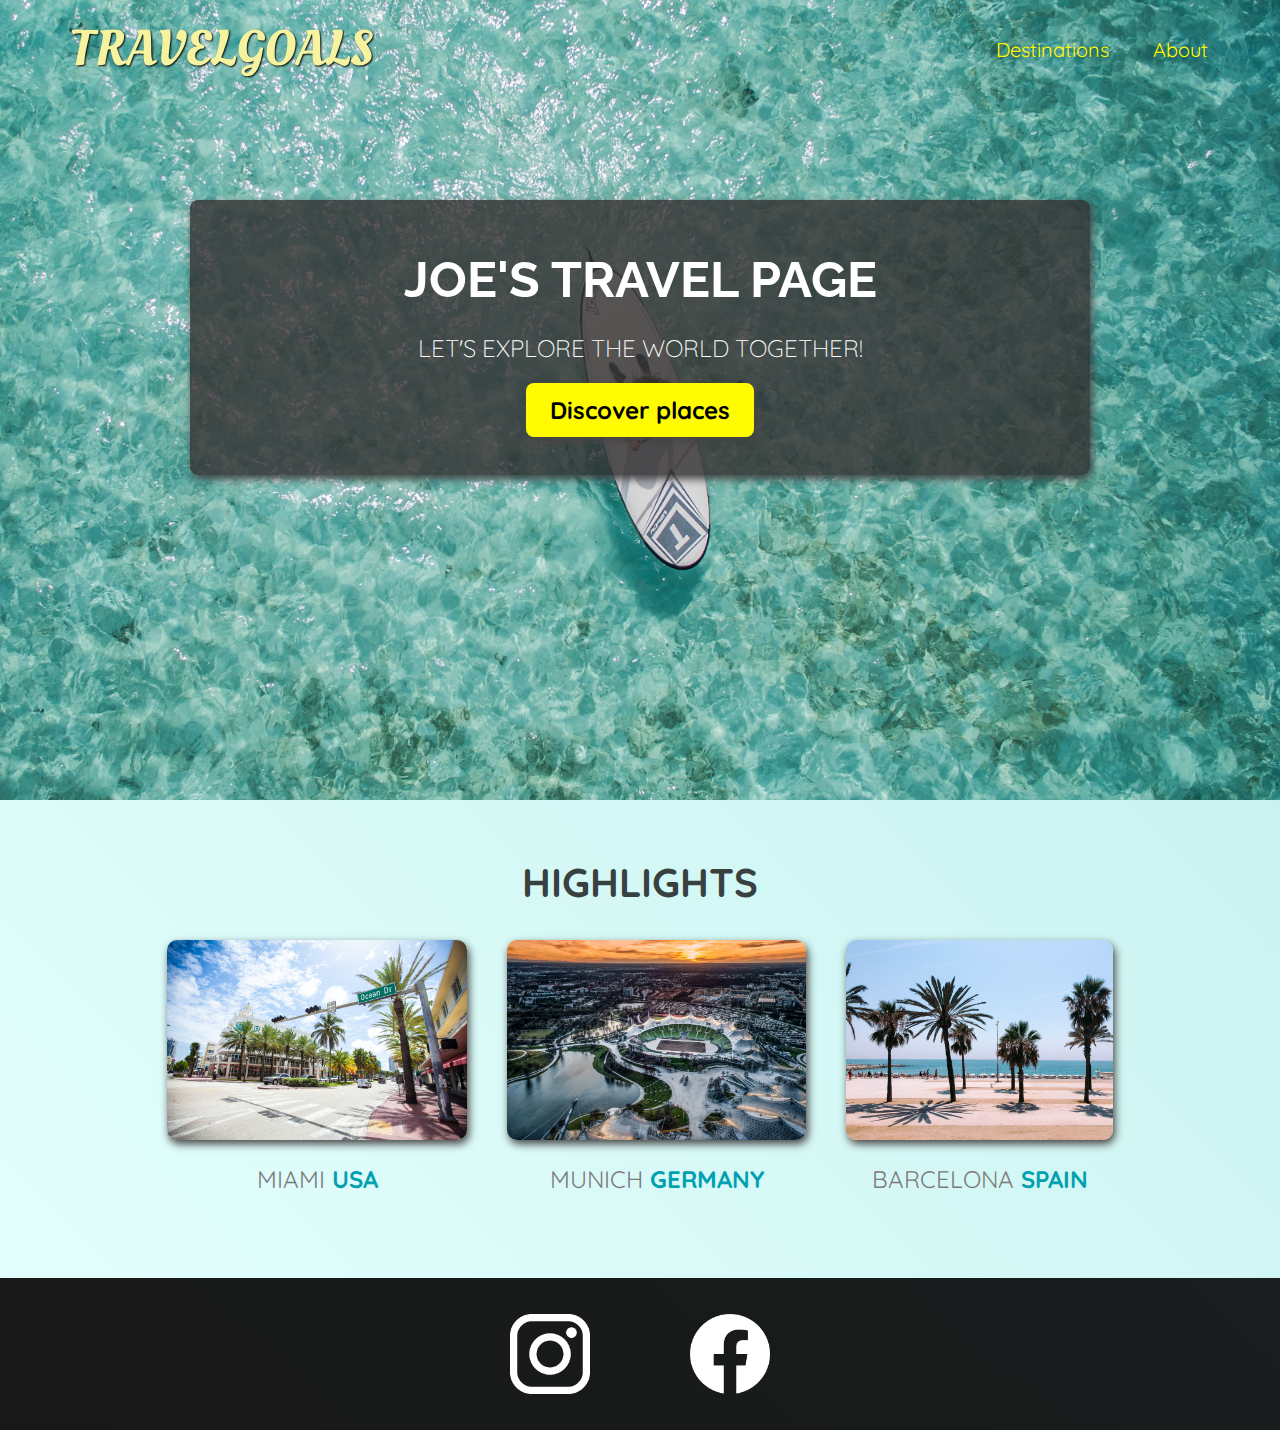
<file: index.html>
<!DOCTYPE html>
<html lang="en">
  <head>
    <meta charset="UTF-8" />
    <link rel="stylesheet" href="shared.css" />
    <link rel="stylesheet" href="styles.css" />
    <link
      href="https://fonts.googleapis.com/css2?family=Raleway:wght@700&family=Oleo+Script:wght@700&family=Quicksand:wght@300;500;700&display=swap"
      rel="stylesheet"
    />
    <title>Travel Goals</title>
  </head>
  <body>
    <header>
      <div id="page-logo">
        <a href="/index.html">TravelGoals</a>
      </div>
      <nav>
        <ul>
          <li><a href="/places.html">Destinations</a></li>
          <li><a href="">About</a></li>
        </ul>
      </nav>
    </header>
    <main>
      <section id="hero">
        <div id="hero-content">
          <h1>Joe's Travel Page</h1>
          <p>Let's explore the world together!</p>
          <a href="/places.html">Discover places</a>
        </div>
      </section>
      <section id="highlights">
        <h2>Highlights</h2>
        <ul id="destinations">
          <li class="destination">
            <img
              src="/images/places/miami.jpg"
              alts="Miami streets on sunny day"
            />
            <p>Miami <strong>USA</strong></p>
          </li>
          <li class="destination">
            <img
              src="/images/places/munich.jpg"
              alt="Munich stadium in winter"
            />
            <p>Munich <strong>Germany</strong></p>
          </li>
          <li class="destination">
            <img
              src="/images/places/barcelona.jpg"
              alt="Palm beach in Barcelona"
            />
            <p>Barcelona <strong>Spain</strong></p>
          </li>
        </ul>
      </section>
    </main>
    <footer>
      <ul>
        <li>
          <a href="https://www.instagram.com"
            ><img src="/images/icons/insta.png" alt="Instagram logo"
          /></a>
        </li>
        <li>
          <a href="https://www.facebook.com">
            <img src="/images/icons/facebook.png" alt="Facebook logo">
          </a>
        </li>
      </ul>
    </footer>
  </body>
</html>
</file>
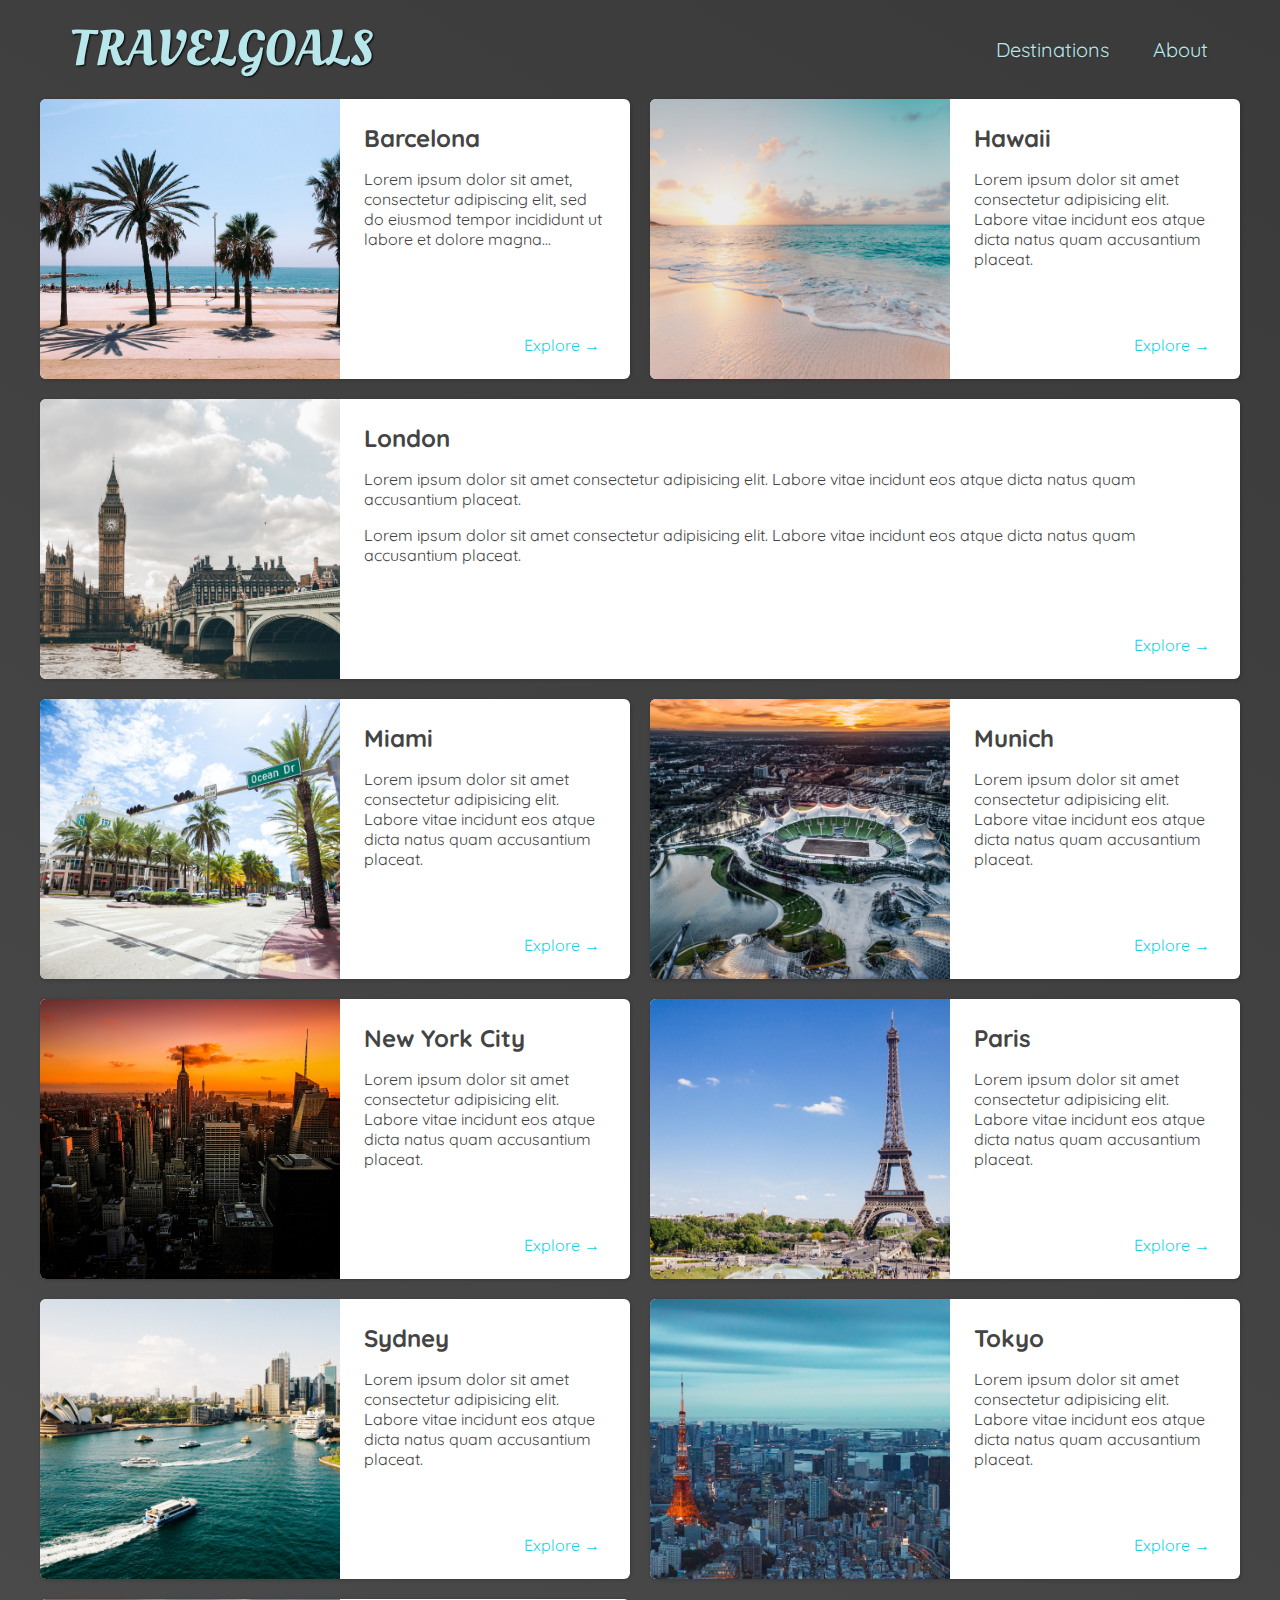
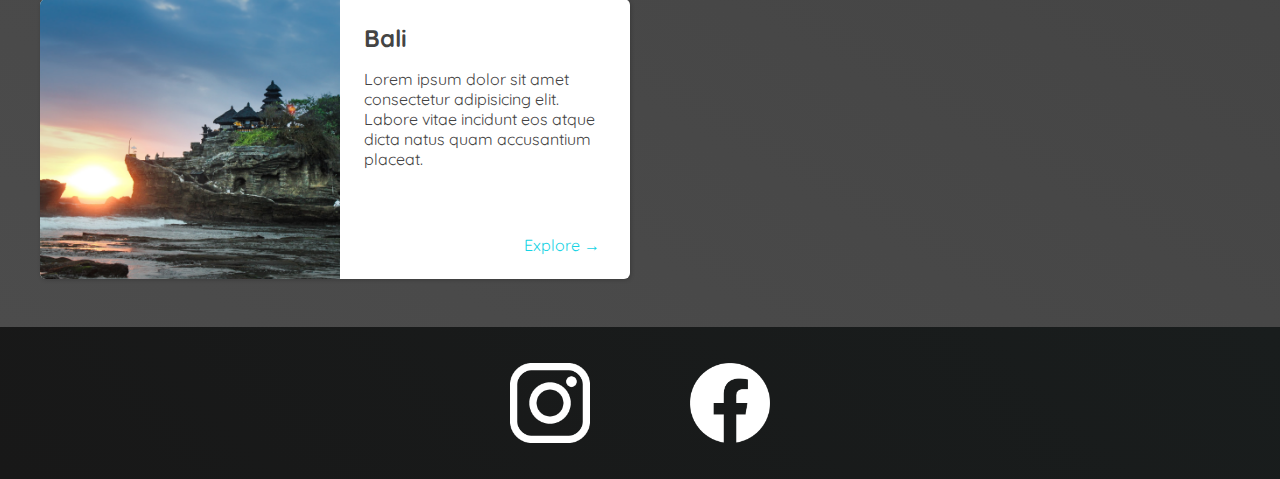
<file: places.html>
<!DOCTYPE html>
<html lang="en">
  <head>
    <meta charset="UTF-8" />
    <link rel="stylesheet" href="shared.css" />
    <link rel="stylesheet" href="places.css" />
    <link
      href="https://fonts.googleapis.com/css2?family=Raleway:wght@700&family=Oleo+Script:wght@700&family=Quicksand:wght@300;500;700&display=swap"
      rel="stylesheet"
    />
    <title>Travel Goals</title>
  </head>
  <body>
    <header>
      <div id="page-logo">
        <a href="/index.html">TravelGoals</a>
      </div>
      <nav>
        <ul>
          <li><a href="/places.html">Destinations</a></li>
          <li><a href="">About</a></li>
        </ul>
      </nav>
    </header>
    <main>
      <ul>
        <li>
          <img src="/images/places/barcelona.jpg" alt="City of Barcelona" />
          <div class="item-content">
            <div>
              <h2>Barcelona</h2>
            <p>
              Lorem ipsum dolor sit amet, consectetur adipiscing elit, sed do
              eiusmod tempor incididunt ut labore et dolore magna...
            </p>
            </div>
            <div class="actions">
              <a href="https://sh.wikipedia.org/wiki/Barcelona">Explore &#x2192</a>
            </div>
          </div>
        </li>
        <li>
          <img src="images/places/hawaii.jpg" alt="Hawaii beach" />
          <div class="item-content">
            <div>
              <h2>Hawaii</h2>
              <p>
                Lorem ipsum dolor sit amet consectetur adipisicing elit. Labore
                vitae incidunt eos atque dicta natus quam accusantium placeat.
              </p>
            </div>
            <div class="actions">
              <a href="hhttps://en.wikipedia.org/wiki/Hawaii">Explore &#x2192</a>
            </div>
          </div>
        </li>
        <li>
          <img src="images/places/london.jpg" alt="London city" />
          <div class="item-content">
            <div>
              <h2>London</h2>
              <p>
                Lorem ipsum dolor sit amet consectetur adipisicing elit. Labore
                vitae incidunt eos atque dicta natus quam accusantium placeat.
              </p>
              <p>
                Lorem ipsum dolor sit amet consectetur adipisicing elit. Labore
                vitae incidunt eos atque dicta natus quam accusantium placeat.
              </p>
            </div>
            <div class="actions">
              <a href="https://en.wikipedia.org/wiki/London">Explore &#x2192</a>
            </div>
          </div>
        </li>
        <li>
          <img src="images/places/miami.jpg" alt="Miami streets" />
          <div class="item-content">
            <div>
              <h2>Miami</h2>
              <p>
                Lorem ipsum dolor sit amet consectetur adipisicing elit. Labore
                vitae incidunt eos atque dicta natus quam accusantium placeat.
              </p>
            </div>
            <div class="actions">
              <a href="https://en.wikipedia.org/wiki/Miami">Explore &#x2192</a>
            </div>
          </div>
        </li>
        <li>
          <img src="images/places/munich.jpg" alt="Munich football stadium" />
          <div class="item-content">
            <div>
              <h2>Munich</h2>
              <p>
                Lorem ipsum dolor sit amet consectetur adipisicing elit. Labore
                vitae incidunt eos atque dicta natus quam accusantium placeat.
              </p>
            </div>
            <div class="actions">
              <a href="https://en.wikipedia.org/wiki/Munich">Explore &#x2192</a>
            </div>
          </div>
        </li>
        <li>
          <img src="images/places/new-york-city.jpg" alt="New York City skyline" />
          <div class="item-content">
            <div>
              <h2>New York City</h2>
              <p>
                Lorem ipsum dolor sit amet consectetur adipisicing elit. Labore
                vitae incidunt eos atque dicta natus quam accusantium placeat.
              </p>
            </div>
            <div class="actions">
              <a href="https://en.wikipedia.org/wiki/New_York_City"
                >Explore &#x2192</a
              >
            </div>
          </div>
        </li>
        <li>
          <img src="images/places/paris.jpg" alt="Paris city" />
          <div class="item-content">
            <div>
              <h2>Paris</h2>
              <p>
                Lorem ipsum dolor sit amet consectetur adipisicing elit. Labore
                vitae incidunt eos atque dicta natus quam accusantium placeat.
              </p>
            </div>
            <div class="actions">
              <a href="https://en.wikipedia.org/wiki/Paris">Explore &#x2192</a>
            </div>
          </div>
        </li>
        <li>
          <img src="images/places/sydney.jpg" alt="Sydney beach" />
          <div class="item-content">
            <div>
              <h2>Sydney</h2>
              <p>
                Lorem ipsum dolor sit amet consectetur adipisicing elit. Labore
                vitae incidunt eos atque dicta natus quam accusantium placeat.
              </p>
            </div>
            <div class="actions">
              <a href="https://en.wikipedia.org/wiki/Sydney">Explore &#x2192</a>
            </div>
          </div>
        </li>
        <li>
          <img src="images/places/tokyo.jpg" alt="Tokyo skyline" />
          <div class="item-content">
            <div>
              <h2>Tokyo</h2>
              <p>
                Lorem ipsum dolor sit amet consectetur adipisicing elit. Labore
                vitae incidunt eos atque dicta natus quam accusantium placeat.
              </p>
            </div>
            <div class="actions">
              <a href="https://en.wikipedia.org/wiki/Tokyo">Explore &#x2192</a>
            </div>
          </div>
        </li>
        <li>
          <img src="images/places/bali.jpg" alt="Bali beach" />
          <div class="item-content">
            <div>
              <h2>Bali</h2>
              <p>
                Lorem ipsum dolor sit amet consectetur adipisicing elit. Labore
                vitae incidunt eos atque dicta natus quam accusantium placeat.
              </p>
            </div>
            <div class="actions">
              <a href="https://en.wikipedia.org/wiki/Bali">Explore &#x2192</a>
            </div>
          </div>
        </li>
      </ul>
    </main>
    <footer>
      <ul>
        <li>
          <a href="https://www.instagram.com"
            ><img src="/images/icons/insta.png" alt="Instagram logo"
          /></a>
        </li>
        <li>
          <a href="https://www.facebook.com">
            <img src="/images/icons/facebook.png" alt="Facebook logo" />
          </a>
        </li>
      </ul>
    </footer>
  </body>
</html>
</file>
<file: shared.css>
body {
    font-family: "Quicksand", coluna;
    margin: 0;
}

header {
    display: flex;
    justify-content: space-between;
    align-items: center;
    padding: 15px 60px;
    position: absolute;
    width: 100%;
    top:0;
    left:0;
    box-sizing: border-box;
}

ul {
    list-style: none;
    margin: 0;
    padding: 0;
}

#page-logo a{
    padding: 10px;
    font-family: "Oleo Script", coluna;
    color: rgb(245, 243, 160);
    font-size: 50px;
    text-decoration: none;
    text-transform: uppercase;
    text-shadow: 1px 1px 2px rgb(0,0,0);
}

header ul {
    display: flex;
}

header li {
    margin-left: 20px;
}

header a {
    color: rgb(255,251,0);
    text-decoration: none;
    font-size: 20px;
    padding: 12px;
    text-shadow: 1px 1px 2px rgba(0,0,0,0.2);
    border-radius: 6px;
}

header nav a:hover {
    color: rgb(77,77,77);
    background-color: rgb(255, 251, 0);
}

footer {
    background: linear-gradient(45deg,rgb(24,24,24),rgb(25,29,29));
    padding: 36px;
}

footer ul {
    display: flex;
    justify-content: center;
   /* padding: 40px; */
}

footer li {
    width: 80px;
    height: 80px;
    margin: 0 50px;
}

footer img {
    width: 100%;
    height: 100%;
}
</file>
<file: styles.css>
#highlights h2 {
    text-transform: uppercase;
    text-align: center;
    font-size: 40px;
    color: rgb(56,65,64);
}

#hero {
    height:800px;
    background-image: url("/images/places/ocean.jpg");
    background-position: center;
    background-size: cover;
}

#hero-content {
    width: 900px; 
    background-color: rgba(51,47,47,0.8);
    box-shadow: 2px 4px 8px rgb(68,67,67);
    border-radius: 8px;
    text-align: center;
    padding: 50px 0;
    margin: 0 auto;
    position: relative;
    top: 200px;
}

#hero-content h1 {
    font-size: 50px;
    color: white;
    text-transform: uppercase;
    font-family: 'Raleway', coluna;
    margin: 0;
}

#hero-content p {
    font-size: 24px;
    color: white;
    text-transform: uppercase;
    font-weight: 300;
    margin-bottom: 32px;
}

#hero-content a {
    text-decoration: none;
    background-color: rgb(255,251,0);
    padding: 12px 24px;
    color: black;
    font-size:24px;
    font-weight: bold;
    border-radius: 8px;
    box-shadow: 2px 4px 8px rgb(68,67,67);
}

#highlights {
    padding: 24px;
    background: linear-gradient(45deg, rgb(227,255,253), rgb(202,243,240));
}

#hero-content a:hover {
    background-color:rgb(255,251,0); 
}


#destinations {
    display:flex;
    width: 90%;
    margin: auto;
    margin-bottom: 40px;
    justify-content: center;

}

.destination {
    margin: 0 20px;
    text-transform: uppercase;
}

.destination p {
    text-align: center;
    font-size: 24px;
    color: rgb(124,123,123);
    margin: 20px 0;
}

.destination img {
    height:200px;
    width:100%;
    box-shadow: 2px 4px 8px rgb(68,67,67);
    border-radius: 10px;
    object-fit: cover;
}

.destination strong{
    color: rgb(0,160,177);
}
</file>
<file: places.css>
body {
    background: linear-gradient(30deg, rgb(77,77,77), rgb(58,58,58));
    color: rgb(68, 68, 68);
}

#page-logo a{
    color: rgb(183,230,235);
}

header {
    position: static;
}

header a{
    color: rgb(183,230,235);
}

header nav a:hover {
    background-color: rgb(183,230,235);
    color: rgb(59,59,59);
}

main ul {
    width: 1200px;
    margin: 0 auto 48px auto;
    display: grid;
    grid-template-columns: 1fr 1fr;
    gap: 20px 20px;
}

li:nth-of-type(3) {
    grid-column: 1/span 2;
}

main li {
    display:flex;
    background-color: white;
    box-shadow: 1px 1px 4px rgba(0,0,0,0.2);
    border-radius: 6px;
    overflow: hidden;
} 

main li img{
    width: 300px;
    height: 280px;
    object-fit:cover;
}

.item-content {
    padding: 24px;
    display: flex;
    flex-direction: column;
    justify-content: space-between;
}

.item-content h2{
    margin: 0;
}

.actions a{
    color: rgb(22,211,228);
    text-decoration:none;
    padding: 6px;
    border-radius: 5px;
}

.actions {
    text-align: right;
}

.actions a:hover {
    background-color: rgb(235, 253, 255);
}
</file>
